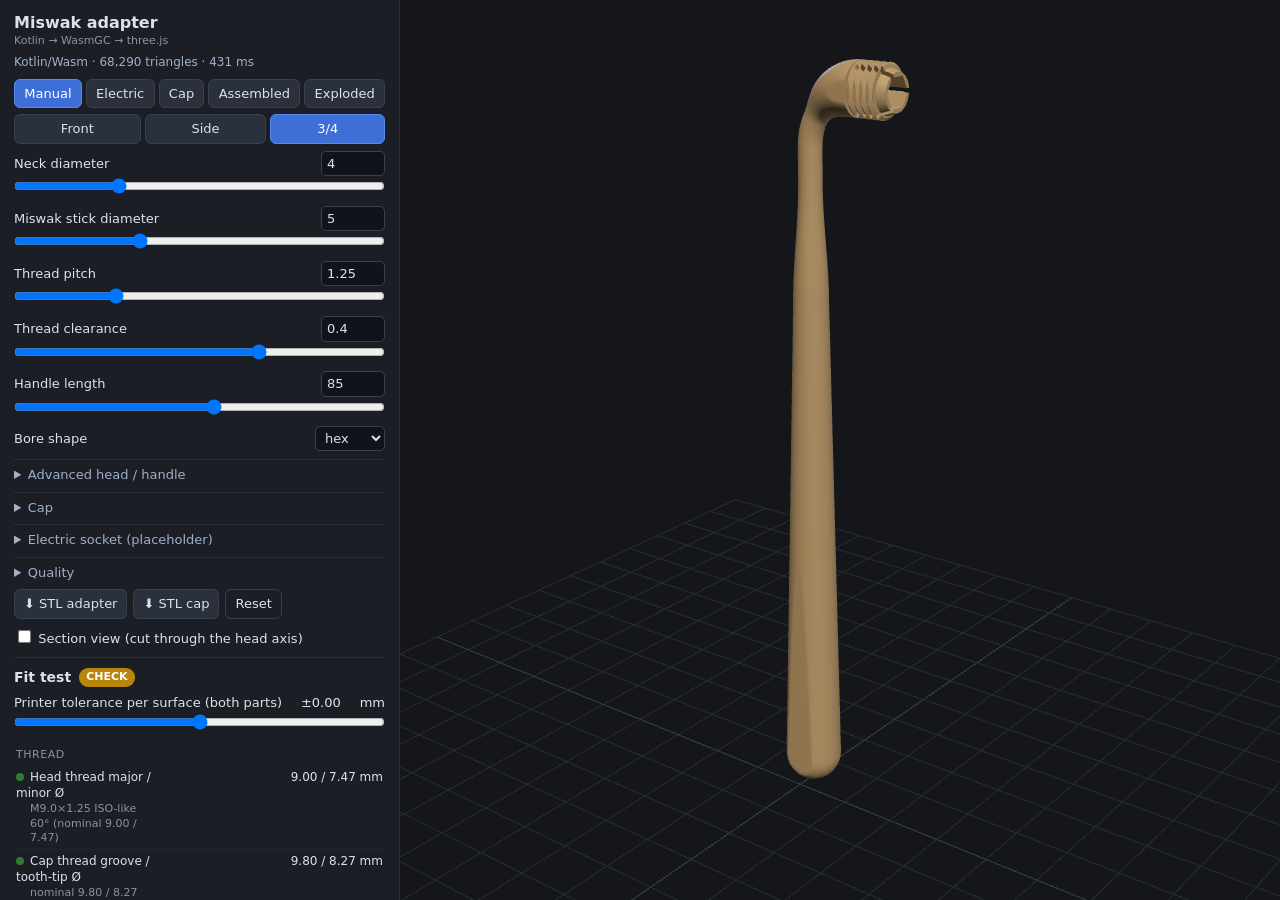
<file: index.html>
<!doctype html>
<html lang="en">
<head>
<meta charset="utf-8">
<meta name="viewport" content="width=device-width,initial-scale=1">
<title>Miswak toothbrush adapter — Kotlin/Wasm parametric generator</title>
<link rel="stylesheet" href="style.css">
<script type="importmap">
{ "imports": { "three": "./vendor/three.module.min.js" } }
</script>
</head>
<body>
<div id="app">
  <aside id="panel">
    <h1>Miswak adapter <small>Kotlin → WasmGC → three.js</small></h1>
    <div id="status" class="status">loading Kotlin/Wasm…</div>

    <div class="seg" id="modes">
      <button data-mode="manual" class="on">Manual</button>
      <button data-mode="electric">Electric</button>
      <button data-mode="cap">Cap</button>
      <button data-mode="assembled">Assembled</button>
      <button data-mode="exploded">Exploded</button>
    </div>
    <div class="seg" id="views">
      <button data-view="front" title="look down the head axis">Front</button>
      <button data-view="side" title="bend plane">Side</button>
      <button data-view="iso" class="on">3/4</button>
    </div>
    <div class="row" id="variantRow" style="display:none">
      <label>Head for assembled/exploded</label>
      <select id="variant"><option value="manual">manual</option><option value="electric">electric</option></select>
    </div>

    <div id="controls"></div>

    <div class="row buttons">
      <button id="dlMain">⬇ STL adapter</button>
      <button id="dlCap">⬇ STL cap</button>
      <button id="reset" class="ghost">Reset</button>
    </div>
    <label class="chk"><input type="checkbox" id="section"> Section view (cut through the head axis)</label>

    <section id="fit">
      <h2>Fit test <span id="fitSummary" class="badge">…</span></h2>
      <div class="ctl"><div class="top"><label>Printer tolerance per surface (both parts)</label><span id="tolv">±0.00</span> mm</div>
        <input type="range" id="tol" min="-0.15" max="0.15" step="0.01" value="0"></div>
      <table id="fitTable"></table>
      <p class="foot">Live checks computed in Kotlin from the current parameters. <b>+</b> = over-extrusion (parts grow), <b>−</b> = under-extrusion.
        At the default parameters they match the virtual fit test of the exported STLs (trimesh + manifold3d helix sweep): free running to the cone,
        safe from −0.15 to +0.10 mm, +0.15 mm marginal; 22.5 MPa at 5 N (2.0×), 45 MPa at 10 N.
        <br><b><a href="fit-test/">Full virtual fit test results, pre-print test ideas and strength ideas →</a></b><br>
        Static results: <a href="fit-test/cross_section_assembled.png" target="_blank">assembled cross-section</a> ·
        <a href="fit-test/clearance_heatmap.png" target="_blank">clearance heat map</a> ·
        <a href="fit-test/REPORT.md" target="_blank">REPORT.md</a> ·
        <a href="fit-test/sweep_final.csv" target="_blank">sweep CSV</a> ·
        <a href="fit-test/thread_test_head.stl">thread test stub STL</a> + <a href="fit-test/thread_test_cap.stl">cap STL</a></p>
    </section>
    <pre id="info"></pre>
    <p class="foot">Geometry is generated in Kotlin (compiled to WebAssembly GC) by revolve / bend-sweep / thread-helix meshing — no CSG library. STL export is binary, in print orientation. Electric socket is a placeholder. Defaults = design v2 (fit-tested).</p>
  </aside>
  <main id="view"><canvas id="c"></canvas><div id="fallback" hidden></div></main>
</div>
<script type="module" src="app.js"></script>
</body>
</html>
</file>
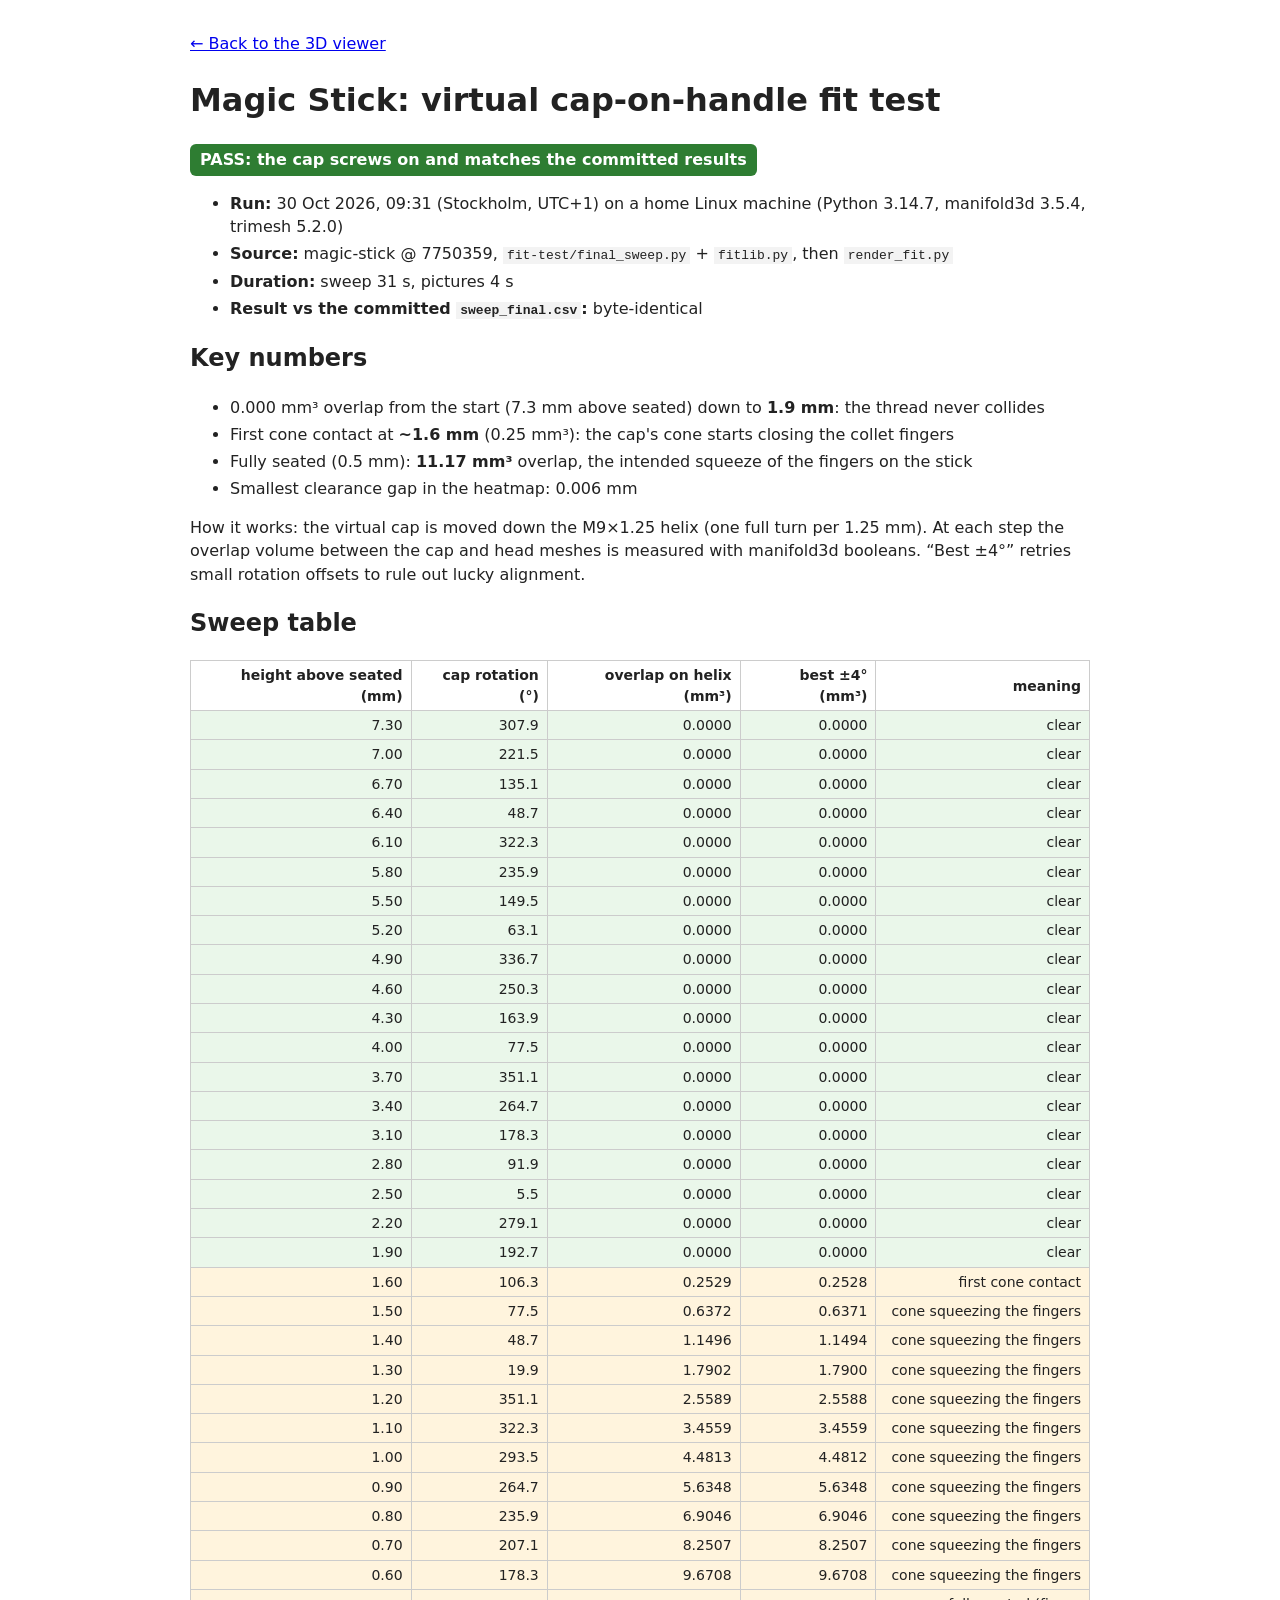
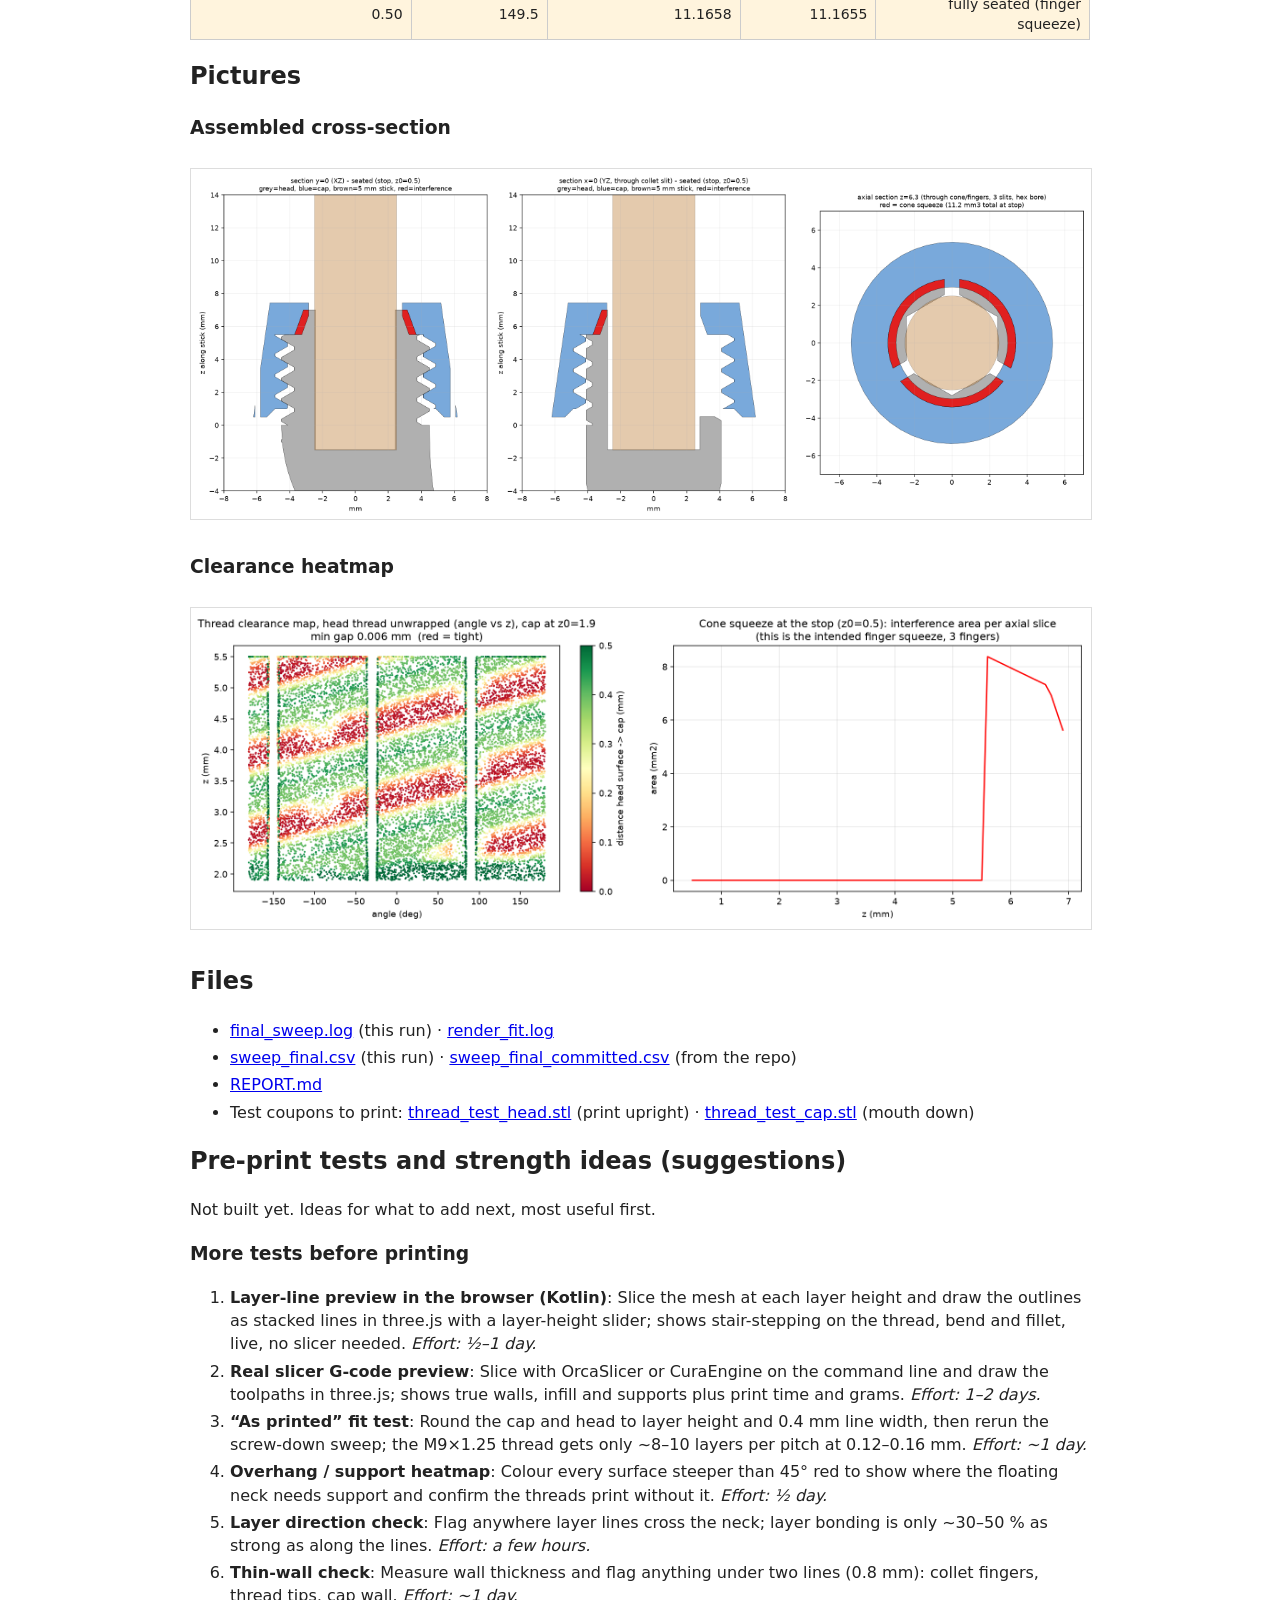
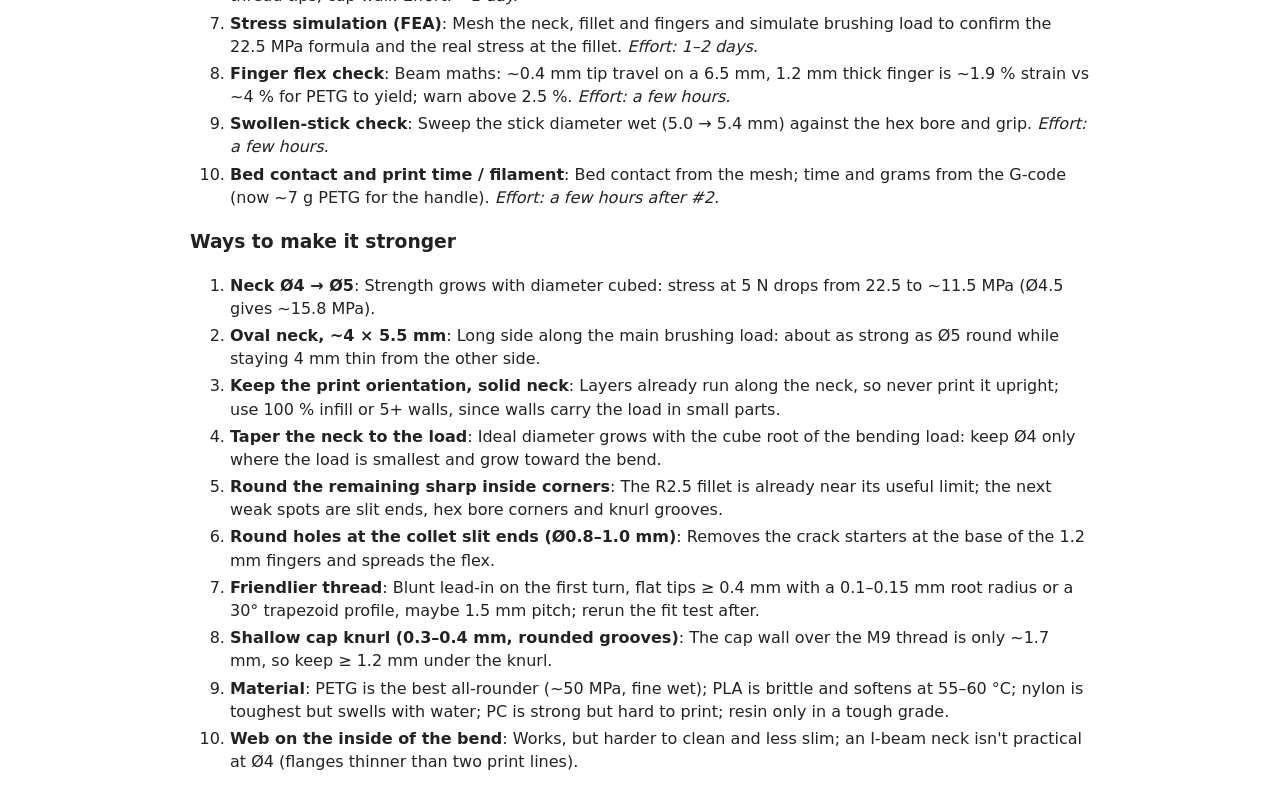
<file: fit-test/index.html>
<!doctype html><html lang="en"><head><meta charset="utf-8"><meta name="viewport" content="width=device-width,initial-scale=1">
<title>Magic Stick: virtual fit test</title><style>
body{font-family:system-ui,sans-serif;max-width:900px;margin:2em auto;padding:0 1em;color:#222;line-height:1.45}
table{border-collapse:collapse;width:100%;font-size:14px}td,th{border:1px solid #ccc;padding:4px 8px;text-align:right}
tr.ok td{background:#eaf7ea}tr.sq td{background:#fff4dd}.badge{display:inline-block;background:#2e7d32;color:#fff;padding:4px 10px;border-radius:6px;font-weight:bold}
img{max-width:100%;border:1px solid #ddd;margin:8px 0}code{background:#f3f3f3;padding:1px 4px}li{margin:4px 0}</style></head><body>
<p><a href="../">← Back to the 3D viewer</a></p>
<h1>Magic Stick: virtual cap-on-handle fit test</h1>
<p><span class="badge">PASS: the cap screws on and matches the committed results</span></p>
<ul>
<li><b>Run:</b> 30 Oct 2026, 09:31 (Stockholm, UTC+1) on a home Linux machine (Python 3.14.7, manifold3d 3.5.4, trimesh 5.2.0)</li>
<li><b>Source:</b> magic-stick @ 7750359, <code>fit-test/final_sweep.py</code> + <code>fitlib.py</code>, then <code>render_fit.py</code></li>
<li><b>Duration:</b> sweep 31 s, pictures 4 s</li>
<li><b>Result vs the committed <code>sweep_final.csv</code>:</b> byte-identical</li>
</ul>
<h2>Key numbers</h2>
<ul>
<li>0.000 mm³ overlap from the start (7.3 mm above seated) down to <b>1.9 mm</b>: the thread never collides</li>
<li>First cone contact at <b>~1.6 mm</b> (0.25 mm³): the cap's cone starts closing the collet fingers</li>
<li>Fully seated (0.5 mm): <b>11.17 mm³</b> overlap, the intended squeeze of the fingers on the stick</li>
<li>Smallest clearance gap in the heatmap: 0.006 mm</li>
</ul>
<p>How it works: the virtual cap is moved down the M9×1.25 helix (one full turn per 1.25 mm). At each step the overlap volume between the cap and head meshes is measured with manifold3d booleans. “Best ±4°” retries small rotation offsets to rule out lucky alignment.</p>
<h2>Sweep table</h2>
<table><tr><th>height above seated (mm)</th><th>cap rotation (°)</th><th>overlap on helix (mm³)</th><th>best ±4° (mm³)</th><th>meaning</th></tr>
<tr class="ok"><td>7.30</td><td>307.9</td><td>0.0000</td><td>0.0000</td><td>clear</td></tr><tr class="ok"><td>7.00</td><td>221.5</td><td>0.0000</td><td>0.0000</td><td>clear</td></tr><tr class="ok"><td>6.70</td><td>135.1</td><td>0.0000</td><td>0.0000</td><td>clear</td></tr><tr class="ok"><td>6.40</td><td>48.7</td><td>0.0000</td><td>0.0000</td><td>clear</td></tr><tr class="ok"><td>6.10</td><td>322.3</td><td>0.0000</td><td>0.0000</td><td>clear</td></tr><tr class="ok"><td>5.80</td><td>235.9</td><td>0.0000</td><td>0.0000</td><td>clear</td></tr><tr class="ok"><td>5.50</td><td>149.5</td><td>0.0000</td><td>0.0000</td><td>clear</td></tr><tr class="ok"><td>5.20</td><td>63.1</td><td>0.0000</td><td>0.0000</td><td>clear</td></tr><tr class="ok"><td>4.90</td><td>336.7</td><td>0.0000</td><td>0.0000</td><td>clear</td></tr><tr class="ok"><td>4.60</td><td>250.3</td><td>0.0000</td><td>0.0000</td><td>clear</td></tr><tr class="ok"><td>4.30</td><td>163.9</td><td>0.0000</td><td>0.0000</td><td>clear</td></tr><tr class="ok"><td>4.00</td><td>77.5</td><td>0.0000</td><td>0.0000</td><td>clear</td></tr><tr class="ok"><td>3.70</td><td>351.1</td><td>0.0000</td><td>0.0000</td><td>clear</td></tr><tr class="ok"><td>3.40</td><td>264.7</td><td>0.0000</td><td>0.0000</td><td>clear</td></tr><tr class="ok"><td>3.10</td><td>178.3</td><td>0.0000</td><td>0.0000</td><td>clear</td></tr><tr class="ok"><td>2.80</td><td>91.9</td><td>0.0000</td><td>0.0000</td><td>clear</td></tr><tr class="ok"><td>2.50</td><td>5.5</td><td>0.0000</td><td>0.0000</td><td>clear</td></tr><tr class="ok"><td>2.20</td><td>279.1</td><td>0.0000</td><td>0.0000</td><td>clear</td></tr><tr class="ok"><td>1.90</td><td>192.7</td><td>0.0000</td><td>0.0000</td><td>clear</td></tr><tr class="sq"><td>1.60</td><td>106.3</td><td>0.2529</td><td>0.2528</td><td>first cone contact</td></tr><tr class="sq"><td>1.50</td><td>77.5</td><td>0.6372</td><td>0.6371</td><td>cone squeezing the fingers</td></tr><tr class="sq"><td>1.40</td><td>48.7</td><td>1.1496</td><td>1.1494</td><td>cone squeezing the fingers</td></tr><tr class="sq"><td>1.30</td><td>19.9</td><td>1.7902</td><td>1.7900</td><td>cone squeezing the fingers</td></tr><tr class="sq"><td>1.20</td><td>351.1</td><td>2.5589</td><td>2.5588</td><td>cone squeezing the fingers</td></tr><tr class="sq"><td>1.10</td><td>322.3</td><td>3.4559</td><td>3.4559</td><td>cone squeezing the fingers</td></tr><tr class="sq"><td>1.00</td><td>293.5</td><td>4.4813</td><td>4.4812</td><td>cone squeezing the fingers</td></tr><tr class="sq"><td>0.90</td><td>264.7</td><td>5.6348</td><td>5.6348</td><td>cone squeezing the fingers</td></tr><tr class="sq"><td>0.80</td><td>235.9</td><td>6.9046</td><td>6.9046</td><td>cone squeezing the fingers</td></tr><tr class="sq"><td>0.70</td><td>207.1</td><td>8.2507</td><td>8.2507</td><td>cone squeezing the fingers</td></tr><tr class="sq"><td>0.60</td><td>178.3</td><td>9.6708</td><td>9.6708</td><td>cone squeezing the fingers</td></tr><tr class="sq"><td>0.50</td><td>149.5</td><td>11.1658</td><td>11.1655</td><td>fully seated (finger squeeze)</td></tr></table>
<h2>Pictures</h2>
<h3>Assembled cross-section</h3><a href="cross_section_assembled.png"><img src="cross_section_assembled.png" alt="Assembled cross-section"></a>
<h3>Clearance heatmap</h3><a href="clearance_heatmap.png"><img src="clearance_heatmap.png" alt="Clearance heatmap"></a>
<h2>Files</h2><ul>
<li><a href="final_sweep.log">final_sweep.log</a> (this run) · <a href="render_fit.log">render_fit.log</a></li>
<li><a href="sweep_final.csv">sweep_final.csv</a> (this run) · <a href="sweep_final_committed.csv">sweep_final_committed.csv</a> (from the repo)</li>
<li><a href="REPORT.md">REPORT.md</a></li>
<li>Test coupons to print: <a href="thread_test_head.stl">thread_test_head.stl</a> (print upright) · <a href="thread_test_cap.stl">thread_test_cap.stl</a> (mouth down)</li>
</ul>
<h2>Pre-print tests and strength ideas (suggestions)</h2>
<p>Not built yet. Ideas for what to add next, most useful first.</p>
<h3>More tests before printing</h3><ol><li><b>Layer-line preview in the browser (Kotlin)</b>: Slice the mesh at each layer height and draw the outlines as stacked lines in three.js with a layer-height slider; shows stair-stepping on the thread, bend and fillet, live, no slicer needed. <i>Effort: ½–1 day.</i></li><li><b>Real slicer G-code preview</b>: Slice with OrcaSlicer or CuraEngine on the command line and draw the toolpaths in three.js; shows true walls, infill and supports plus print time and grams. <i>Effort: 1–2 days.</i></li><li><b>“As printed” fit test</b>: Round the cap and head to layer height and 0.4 mm line width, then rerun the screw-down sweep; the M9×1.25 thread gets only ~8–10 layers per pitch at 0.12–0.16 mm. <i>Effort: ~1 day.</i></li><li><b>Overhang / support heatmap</b>: Colour every surface steeper than 45° red to show where the floating neck needs support and confirm the threads print without it. <i>Effort: ½ day.</i></li><li><b>Layer direction check</b>: Flag anywhere layer lines cross the neck; layer bonding is only ~30–50 % as strong as along the lines. <i>Effort: a few hours.</i></li><li><b>Thin-wall check</b>: Measure wall thickness and flag anything under two lines (0.8 mm): collet fingers, thread tips, cap wall. <i>Effort: ~1 day.</i></li><li><b>Stress simulation (FEA)</b>: Mesh the neck, fillet and fingers and simulate brushing load to confirm the 22.5 MPa formula and the real stress at the fillet. <i>Effort: 1–2 days.</i></li><li><b>Finger flex check</b>: Beam maths: ~0.4 mm tip travel on a 6.5 mm, 1.2 mm thick finger is ~1.9 % strain vs ~4 % for PETG to yield; warn above 2.5 %. <i>Effort: a few hours.</i></li><li><b>Swollen-stick check</b>: Sweep the stick diameter wet (5.0 → 5.4 mm) against the hex bore and grip. <i>Effort: a few hours.</i></li><li><b>Bed contact and print time / filament</b>: Bed contact from the mesh; time and grams from the G-code (now ~7 g PETG for the handle). <i>Effort: a few hours after #2.</i></li></ol>
<h3>Ways to make it stronger</h3><ol><li><b>Neck Ø4 → Ø5</b>: Strength grows with diameter cubed: stress at 5 N drops from 22.5 to ~11.5 MPa (Ø4.5 gives ~15.8 MPa).</li><li><b>Oval neck, ~4 × 5.5 mm</b>: Long side along the main brushing load: about as strong as Ø5 round while staying 4 mm thin from the other side.</li><li><b>Keep the print orientation, solid neck</b>: Layers already run along the neck, so never print it upright; use 100 % infill or 5+ walls, since walls carry the load in small parts.</li><li><b>Taper the neck to the load</b>: Ideal diameter grows with the cube root of the bending load: keep Ø4 only where the load is smallest and grow toward the bend.</li><li><b>Round the remaining sharp inside corners</b>: The R2.5 fillet is already near its useful limit; the next weak spots are slit ends, hex bore corners and knurl grooves.</li><li><b>Round holes at the collet slit ends (Ø0.8–1.0 mm)</b>: Removes the crack starters at the base of the 1.2 mm fingers and spreads the flex.</li><li><b>Friendlier thread</b>: Blunt lead-in on the first turn, flat tips ≥ 0.4 mm with a 0.1–0.15 mm root radius or a 30° trapezoid profile, maybe 1.5 mm pitch; rerun the fit test after.</li><li><b>Shallow cap knurl (0.3–0.4 mm, rounded grooves)</b>: The cap wall over the M9 thread is only ~1.7 mm, so keep ≥ 1.2 mm under the knurl.</li><li><b>Material</b>: PETG is the best all-rounder (~50 MPa, fine wet); PLA is brittle and softens at 55–60 °C; nylon is toughest but swells with water; PC is strong but hard to print; resin only in a tough grade.</li><li><b>Web on the inside of the bend</b>: Works, but harder to clean and less slim; an I-beam neck isn't practical at Ø4 (flanges thinner than two print lines).</li></ol>
</body></html>
</file>
<file: style.css>
*{box-sizing:border-box}
html,body{margin:0;height:100%;font:13px/1.35 system-ui,-apple-system,Segoe UI,Roboto,sans-serif;background:#14161a;color:#dde2ea}
#app{display:flex;height:100%}
#panel{width:400px;min-width:320px;overflow-y:auto;padding:12px 14px;background:#1b1e24;border-right:1px solid #2a2f38}
#view{flex:1;position:relative}
canvas{width:100%;height:100%;display:block}
h1{font-size:16px;margin:0 0 6px}h1 small{display:block;font-weight:400;color:#8b95a5;font-size:11px}
.status{font-size:12px;color:#9fb0c8;margin-bottom:8px;min-height:16px}
.status.err{color:#ff8a80}
.seg{display:flex;flex-wrap:wrap;gap:4px;margin:6px 0}
button{background:#2b313c;color:#dde2ea;border:1px solid #394150;border-radius:6px;padding:5px 9px;cursor:pointer;font:inherit}
button:hover{background:#353d4b}button.on{background:#3d6fd6;border-color:#5a8af0;color:#fff}
button.ghost{background:transparent}
.seg button{flex:1 1 auto}
.row{display:flex;align-items:center;gap:6px;margin:6px 0}
.row label{flex:1}
select,input[type=number]{background:#10131a;color:#dde2ea;border:1px solid #394150;border-radius:5px;padding:3px 5px;font:inherit}
input[type=number]{width:64px}
.ctl{margin:7px 0}
.ctl .top{display:flex;justify-content:space-between;align-items:center;gap:6px}
.ctl input[type=range]{width:100%;margin:2px 0 0}
details{margin:8px 0;border-top:1px solid #2a2f38;padding-top:6px}
summary{cursor:pointer;color:#9fb0c8}
.buttons{flex-wrap:wrap}
pre{background:#10131a;border:1px solid #2a2f38;border-radius:6px;padding:8px;font-size:11px;white-space:pre-wrap;color:#b8c4d6}
.foot{color:#7c879a;font-size:11px}
#fallback{position:absolute;inset:0;display:flex;align-items:center;justify-content:center;padding:30px;text-align:center;color:#ffb4a8;background:#14161a}
#fallback[hidden]{display:none}
@media(max-width:760px){#app{flex-direction:column-reverse}#panel{width:100%;height:55%;border-right:0;border-top:1px solid #2a2f38}}

#fit { margin-top: 10px; border-top: 1px solid #2a2f38; padding-top: 6px; }
#fit h2 { font-size: 14px; margin: 4px 0 6px; display: flex; align-items: center; gap: 8px; }
.badge { font-size: 11px; padding: 2px 7px; border-radius: 9px; background: #333; color: #fff; }
.badge.s0 { background: #2e7d32; } .badge.s1 { background: #b8860b; } .badge.s2 { background: #c62828; }
#fitTable { width: 100%; border-collapse: collapse; font-size: 12px; }
#fitTable td { padding: 3px 2px; vertical-align: top; border-bottom: 1px solid #22262e; }
#fitTable td.v { text-align: right; white-space: nowrap; font-variant-numeric: tabular-nums; padding-left: 6px; }
#fitTable tr.grp td { color: #8a93a3; font-size: 11px; text-transform: uppercase; letter-spacing: .05em; padding-top: 7px; border: 0; }
#fitTable .note { color: #8a93a3; font-size: 11px; margin-left: 14px; }
#fitTable .dot { display: inline-block; width: 8px; height: 8px; border-radius: 50%; margin-right: 6px; background: #2e7d32; }
#fitTable tr.s1 .dot { background: #e0a800; } #fitTable tr.s2 .dot { background: #e53935; }
#fitTable tr.s2 td.v { color: #ff8a80; } #fitTable tr.s1 td.v { color: #ffd54f; }
.chk { display: block; margin: 8px 0 2px; font-size: 13px; cursor: pointer; }
</file>
